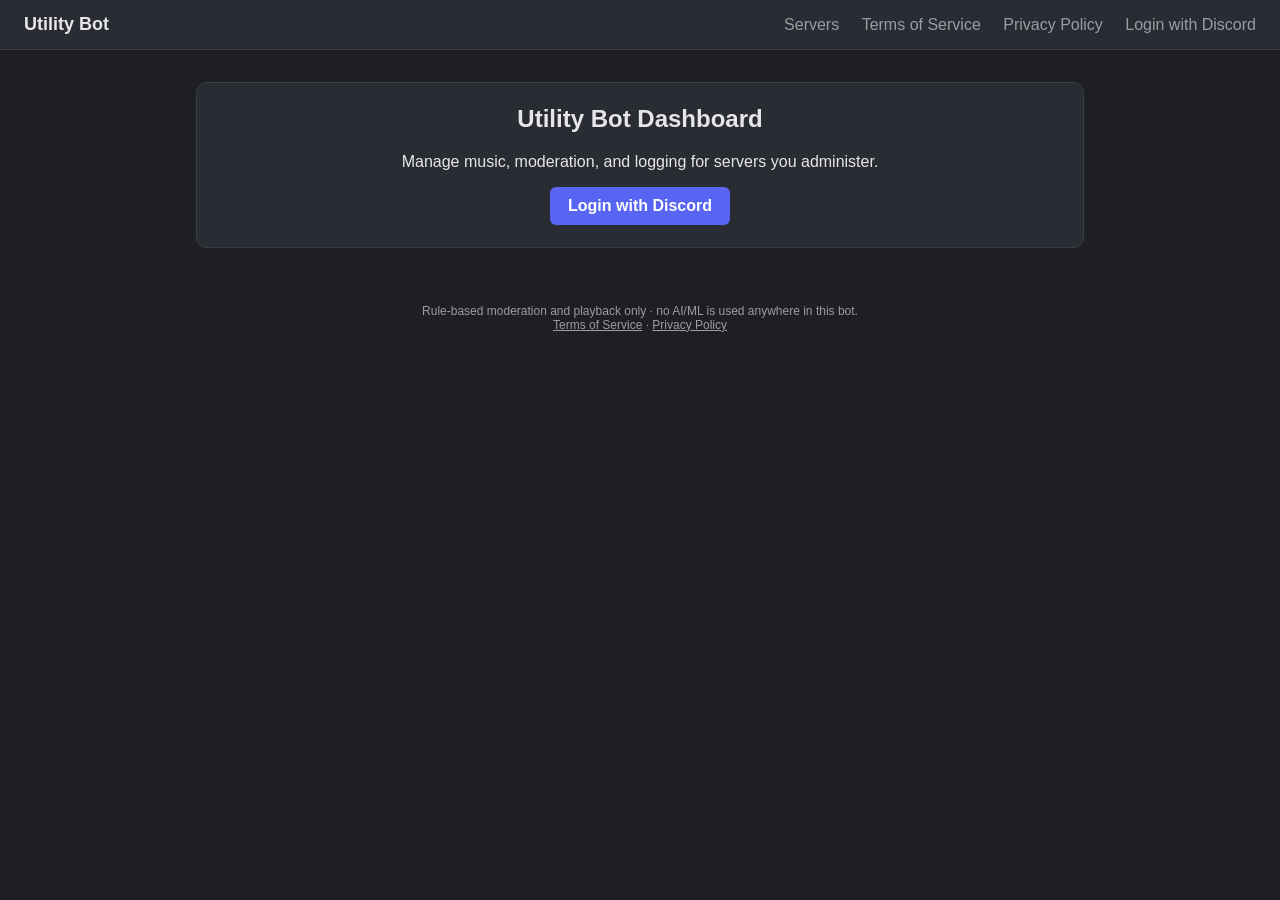
<file: index.html>
<!DOCTYPE html>
<html lang="en">
<head>
  <meta charset="UTF-8">
  <meta name="viewport" content="width=device-width, initial-scale=1.0">
  <title>Utility Bot</title>
  <link rel="stylesheet" href="style.css">
</head>
<body>
  <nav class="topbar">
    <a class="brand" href="index.html">Utility Bot</a>
    <div class="nav-links">
      <a href="servers.html">Servers</a>
      <a href="terms.html">Terms of Service</a>
      <a href="privacy.html">Privacy Policy</a>
      <a href="login.html">Login with Discord</a>
    </div>
  </nav>
  <main class="container">
    
<section class="card centered">
  <h1>Utility Bot Dashboard</h1>
  <p>Manage music, moderation, and logging for servers you administer.</p>
  <a class="btn btn-primary" href="login.html">Login with Discord</a>
</section>

  </main>
  <footer class="footer">
    Rule-based moderation and playback only · no AI/ML is used anywhere in this bot.
    <br>
    <a href="terms.html">Terms of Service</a> · <a href="privacy.html">Privacy Policy</a>
  </footer>
</body>
</html>
</file>
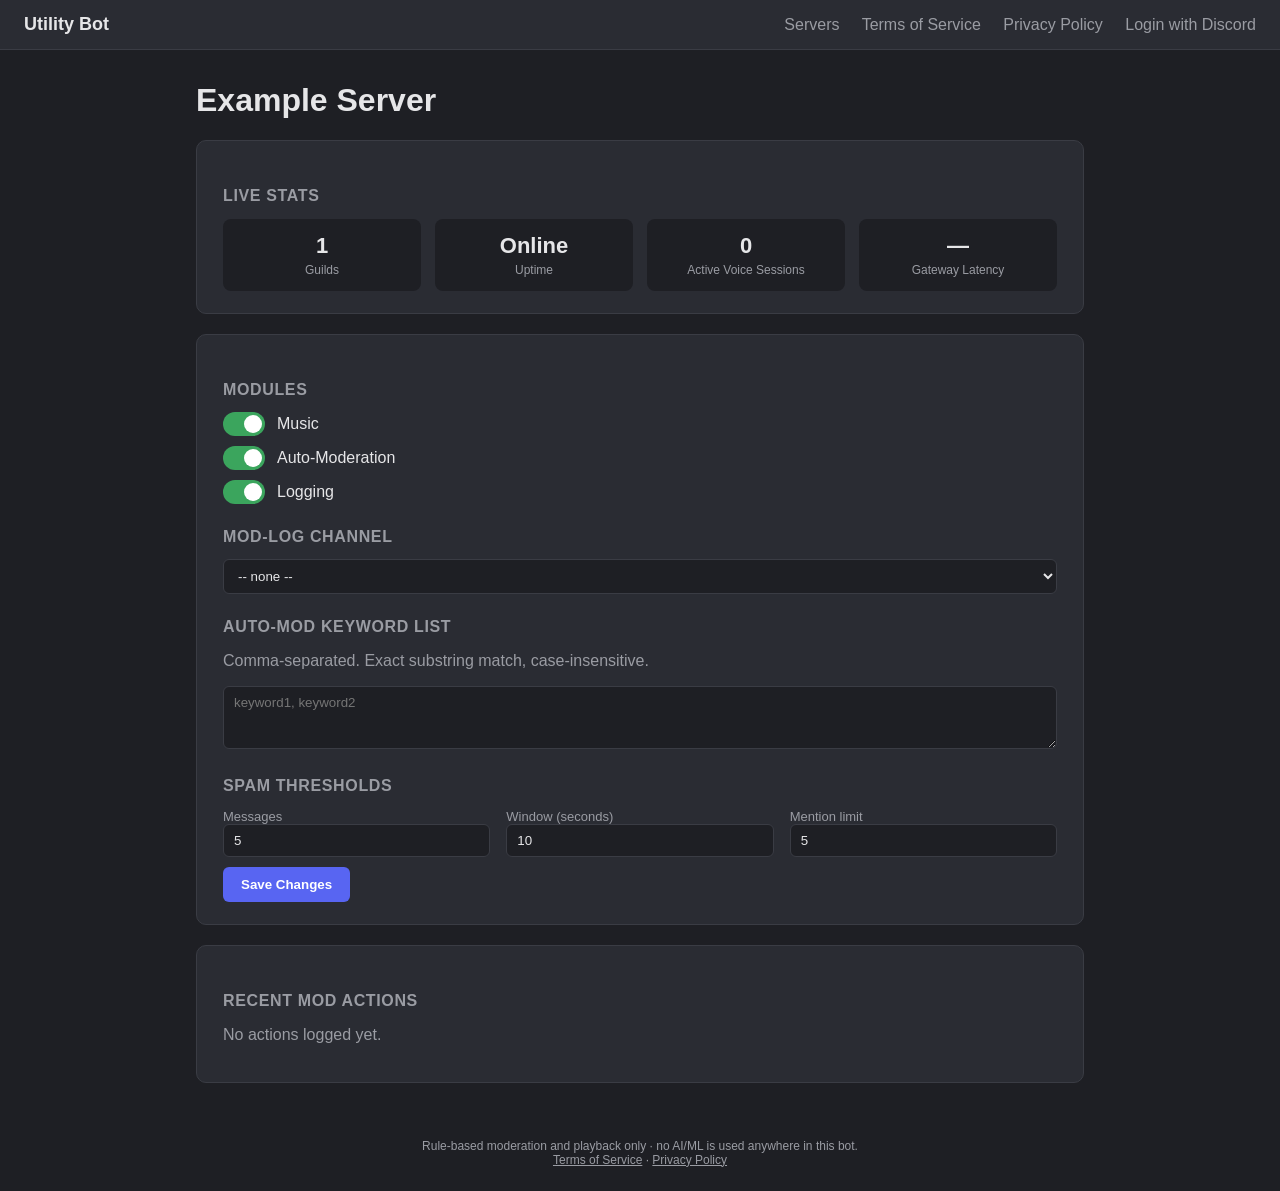
<file: dashboard.html>
<!DOCTYPE html>
<html lang="en">
<head>
  <meta charset="UTF-8">
  <meta name="viewport" content="width=device-width, initial-scale=1.0">
  <title>Example Server — Dashboard</title>
  <link rel="stylesheet" href="style.css">
</head>
<body>
  <nav class="topbar">
    <a class="brand" href="index.html">Utility Bot</a>
    <div class="nav-links">
      <a href="servers.html">Servers</a>
      <a href="terms.html">Terms of Service</a>
      <a href="privacy.html">Privacy Policy</a>
      <a href="login.html">Login with Discord</a>
    </div>
  </nav>
  <main class="container">
    
<h1>Example Server</h1>

<section class="card">
  <h2>Live Stats</h2>
  <div class="stats-grid">
    <div class="stat"><span class="stat-value">1</span><span class="stat-label">Guilds</span></div>
    <div class="stat"><span class="stat-value">Online</span><span class="stat-label">Uptime</span></div>
    <div class="stat"><span class="stat-value">0</span><span class="stat-label">Active Voice Sessions</span></div>
    <div class="stat"><span class="stat-value">—</span><span class="stat-label">Gateway Latency</span></div>
  </div>
</section>

<section class="card">
  <h2>Modules</h2>
  <form onsubmit="event.preventDefault(); alert('Saved locally for this demo. A backend is required to save bot configuration.');">
    <div class="toggle-row">
      <label class="switch"><input type="checkbox" checked><span class="slider"></span></label>
      <span>Music</span>
    </div>
    <div class="toggle-row">
      <label class="switch"><input type="checkbox" checked><span class="slider"></span></label>
      <span>Auto-Moderation</span>
    </div>
    <div class="toggle-row">
      <label class="switch"><input type="checkbox" checked><span class="slider"></span></label>
      <span>Logging</span>
    </div>

    <h2>Mod-Log Channel</h2>
    <select><option>-- none --</option><option>#mod-logs</option><option>#server-logs</option></select>

    <h2>Auto-Mod Keyword List</h2>
    <p class="muted">Comma-separated. Exact substring match, case-insensitive.</p>
    <textarea rows="3" placeholder="keyword1, keyword2"></textarea>

    <h2>Spam Thresholds</h2>
    <div class="field-row">
      <label>Messages<input type="number" value="5" min="1" max="50"></label>
      <label>Window (seconds)<input type="number" value="10" min="1" max="120"></label>
      <label>Mention limit<input type="number" value="5" min="1" max="50"></label>
    </div>

    <button class="btn btn-primary" type="submit">Save Changes</button>
  </form>
</section>

<section class="card">
  <h2>Recent Mod Actions</h2>
  <p class="muted">No actions logged yet.</p>
</section>

  </main>
  <footer class="footer">
    Rule-based moderation and playback only · no AI/ML is used anywhere in this bot.
    <br>
    <a href="terms.html">Terms of Service</a> · <a href="privacy.html">Privacy Policy</a>
  </footer>
</body>
</html>
</file>
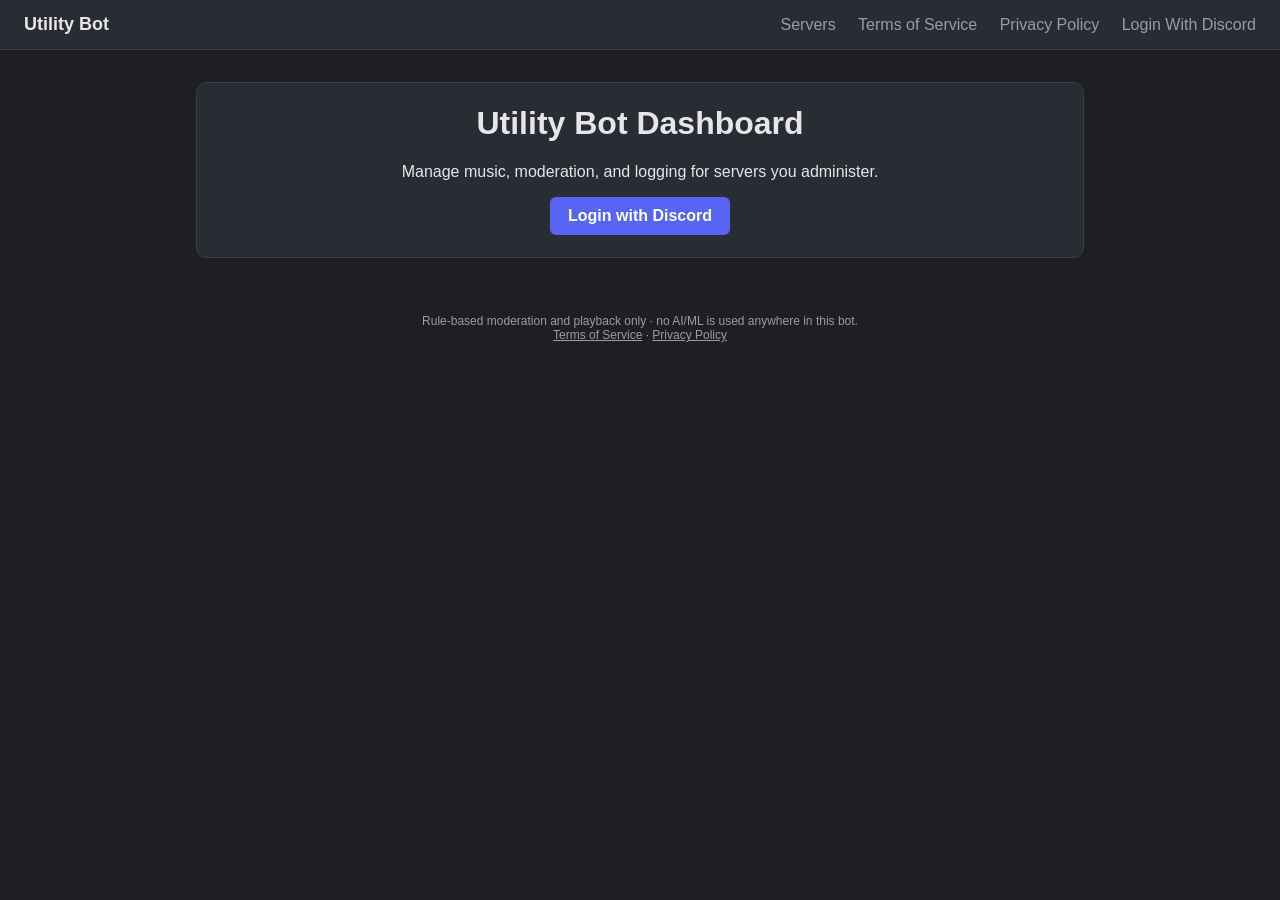
<file: login.html>
<!DOCTYPE html>
<html lang="en">
<head>
  <meta charset="UTF-8">
  <meta name="viewport" content="width=device-width, initial-scale=1.0">
  <title>Login — Utility Bot</title>
  <link rel="stylesheet" href="style.css">
</head>
 
<body>
 
  <nav class="topbar">
    <a class="brand" href="index.html">Utility Bot</a>
 
    <div class="nav-links">
      <a href="servers.html">Servers</a>
      <a href="terms.html">Terms of Service</a>
      <a href="privacy.html">Privacy Policy</a>
 
      <a href="/.netlify/functions/discord-auth">
        Login With Discord
      </a>
    </div>
  </nav>
 
 
  <main class="container">
 
    <div class="card centered">
      <h1>Utility Bot Dashboard</h1>
 
      <p>
        Manage music, moderation, and logging for servers you administer.
      </p>
 
      <a 
        class="btn btn-primary"
        href="/.netlify/functions/discord-auth">
        Login with Discord
      </a>
 
    </div>
 
  </main>
 
 
  <footer class="footer">
    Rule-based moderation and playback only · no AI/ML is used anywhere in this bot.
 
    <br>
 
    <a href="terms.html">Terms of Service</a>
    ·
    <a href="privacy.html">Privacy Policy</a>
 
  </footer>
 
 
</body>
</html>
</file>
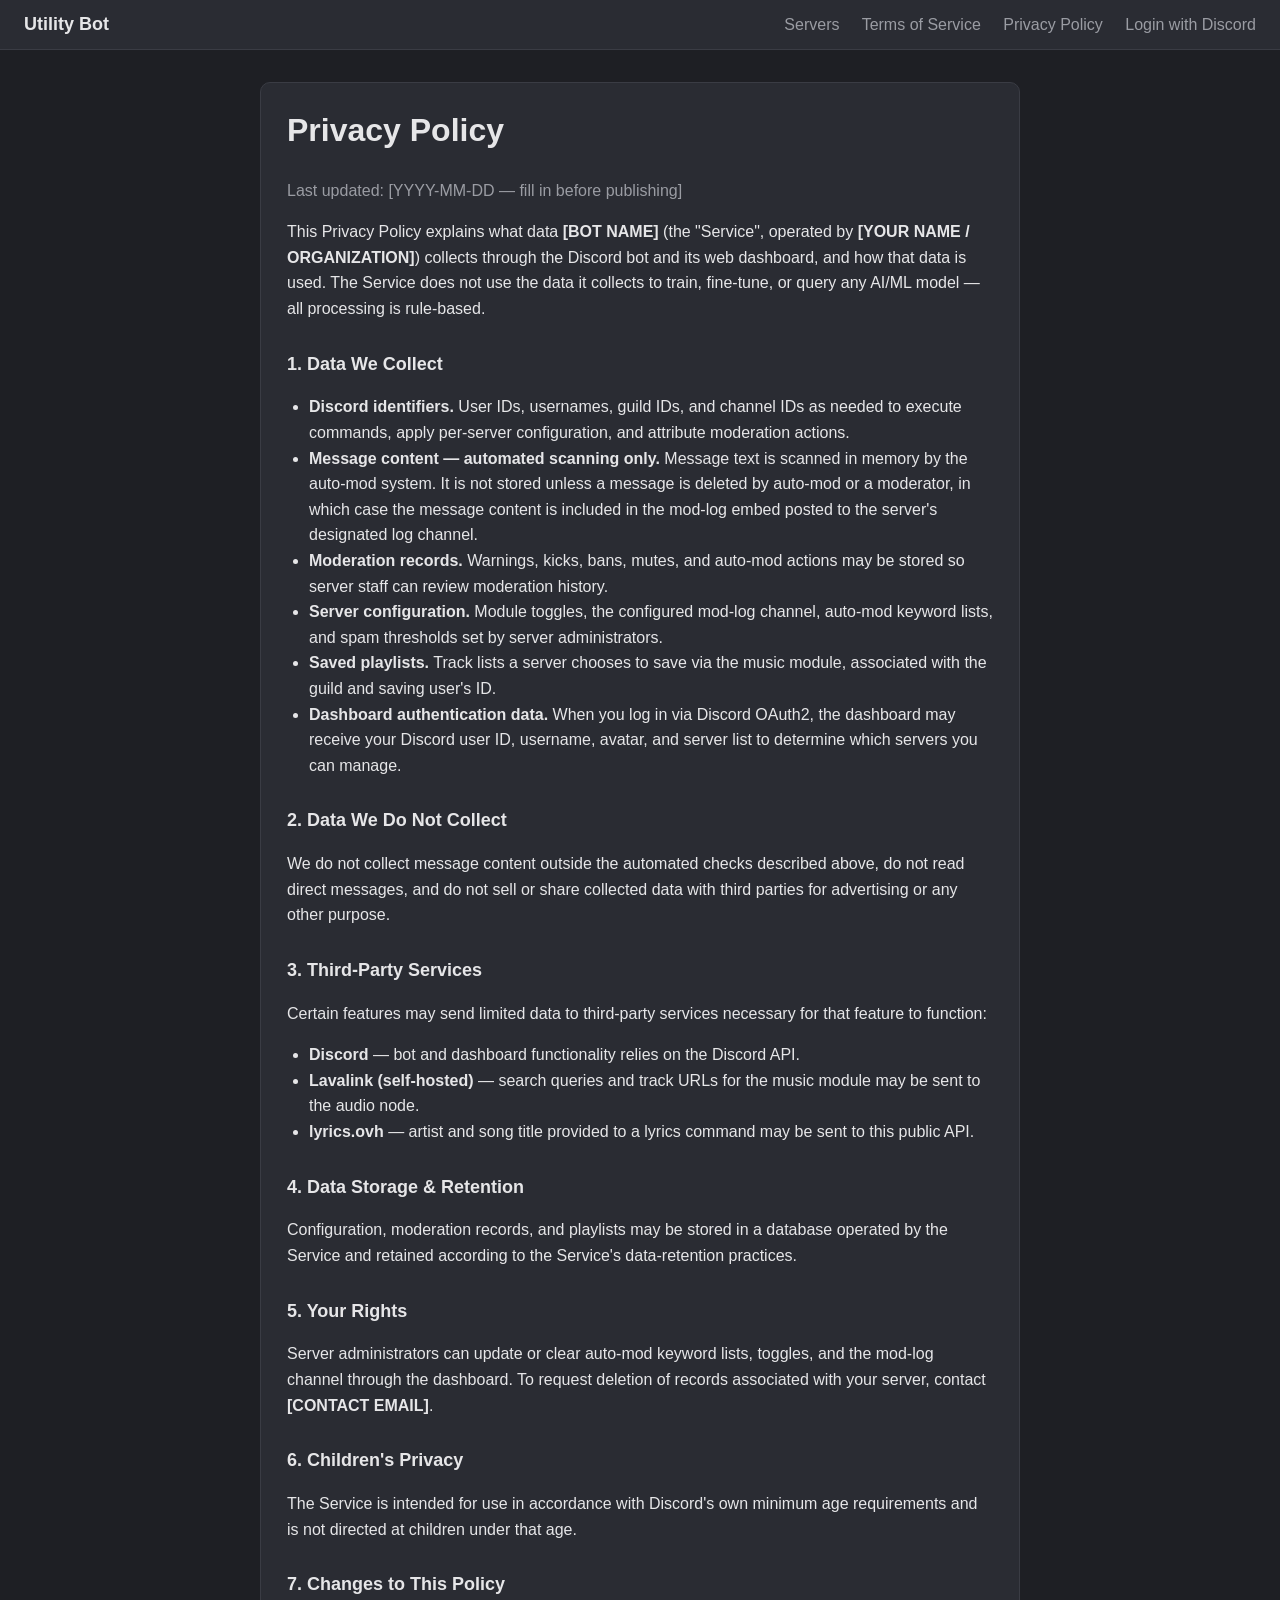
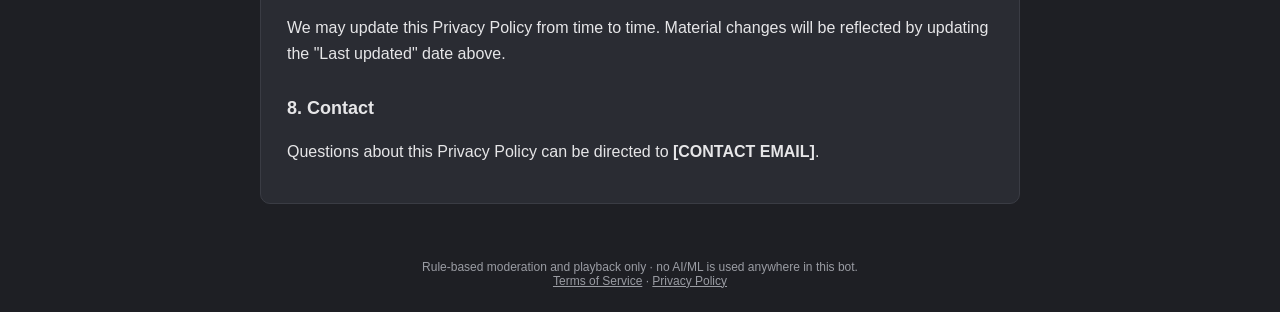
<file: privacy.html>
<!DOCTYPE html>
<html lang="en">
<head>
  <meta charset="UTF-8">
  <meta name="viewport" content="width=device-width, initial-scale=1.0">
  <title>Privacy Policy</title>
  <link rel="stylesheet" href="style.css">
</head>
<body>
  <nav class="topbar">
    <a class="brand" href="index.html">Utility Bot</a>
    <div class="nav-links">
      <a href="servers.html">Servers</a>
      <a href="terms.html">Terms of Service</a>
      <a href="privacy.html">Privacy Policy</a>
      <a href="login.html">Login with Discord</a>
    </div>
  </nav>
  <main class="container">
    
<div class="card legal">
  <h1>Privacy Policy</h1>
  <p class="muted">Last updated: [YYYY-MM-DD — fill in before publishing]</p>

  <p>This Privacy Policy explains what data <strong>[BOT NAME]</strong> (the "Service", operated by <strong>[YOUR NAME / ORGANIZATION]</strong>) collects through the Discord bot and its web dashboard, and how that data is used. The Service does not use the data it collects to train, fine-tune, or query any AI/ML model — all processing is rule-based.</p>

  <h2>1. Data We Collect</h2>
  <ul>
    <li><strong>Discord identifiers.</strong> User IDs, usernames, guild IDs, and channel IDs as needed to execute commands, apply per-server configuration, and attribute moderation actions.</li>
    <li><strong>Message content — automated scanning only.</strong> Message text is scanned in memory by the auto-mod system. It is not stored unless a message is deleted by auto-mod or a moderator, in which case the message content is included in the mod-log embed posted to the server's designated log channel.</li>
    <li><strong>Moderation records.</strong> Warnings, kicks, bans, mutes, and auto-mod actions may be stored so server staff can review moderation history.</li>
    <li><strong>Server configuration.</strong> Module toggles, the configured mod-log channel, auto-mod keyword lists, and spam thresholds set by server administrators.</li>
    <li><strong>Saved playlists.</strong> Track lists a server chooses to save via the music module, associated with the guild and saving user's ID.</li>
    <li><strong>Dashboard authentication data.</strong> When you log in via Discord OAuth2, the dashboard may receive your Discord user ID, username, avatar, and server list to determine which servers you can manage.</li>
  </ul>

  <h2>2. Data We Do Not Collect</h2>
  <p>We do not collect message content outside the automated checks described above, do not read direct messages, and do not sell or share collected data with third parties for advertising or any other purpose.</p>

  <h2>3. Third-Party Services</h2>
  <p>Certain features may send limited data to third-party services necessary for that feature to function:</p>
  <ul>
    <li><strong>Discord</strong> — bot and dashboard functionality relies on the Discord API.</li>
    <li><strong>Lavalink (self-hosted)</strong> — search queries and track URLs for the music module may be sent to the audio node.</li>
    <li><strong>lyrics.ovh</strong> — artist and song title provided to a lyrics command may be sent to this public API.</li>
  </ul>

  <h2>4. Data Storage &amp; Retention</h2>
  <p>Configuration, moderation records, and playlists may be stored in a database operated by the Service and retained according to the Service's data-retention practices.</p>

  <h2>5. Your Rights</h2>
  <p>Server administrators can update or clear auto-mod keyword lists, toggles, and the mod-log channel through the dashboard. To request deletion of records associated with your server, contact <strong>[CONTACT EMAIL]</strong>.</p>

  <h2>6. Children's Privacy</h2>
  <p>The Service is intended for use in accordance with Discord's own minimum age requirements and is not directed at children under that age.</p>

  <h2>7. Changes to This Policy</h2>
  <p>We may update this Privacy Policy from time to time. Material changes will be reflected by updating the "Last updated" date above.</p>

  <h2>8. Contact</h2>
  <p>Questions about this Privacy Policy can be directed to <strong>[CONTACT EMAIL]</strong>.</p>
</div>

  </main>
  <footer class="footer">
    Rule-based moderation and playback only · no AI/ML is used anywhere in this bot.
    <br>
    <a href="terms.html">Terms of Service</a> · <a href="privacy.html">Privacy Policy</a>
  </footer>
</body>
</html>
</file>
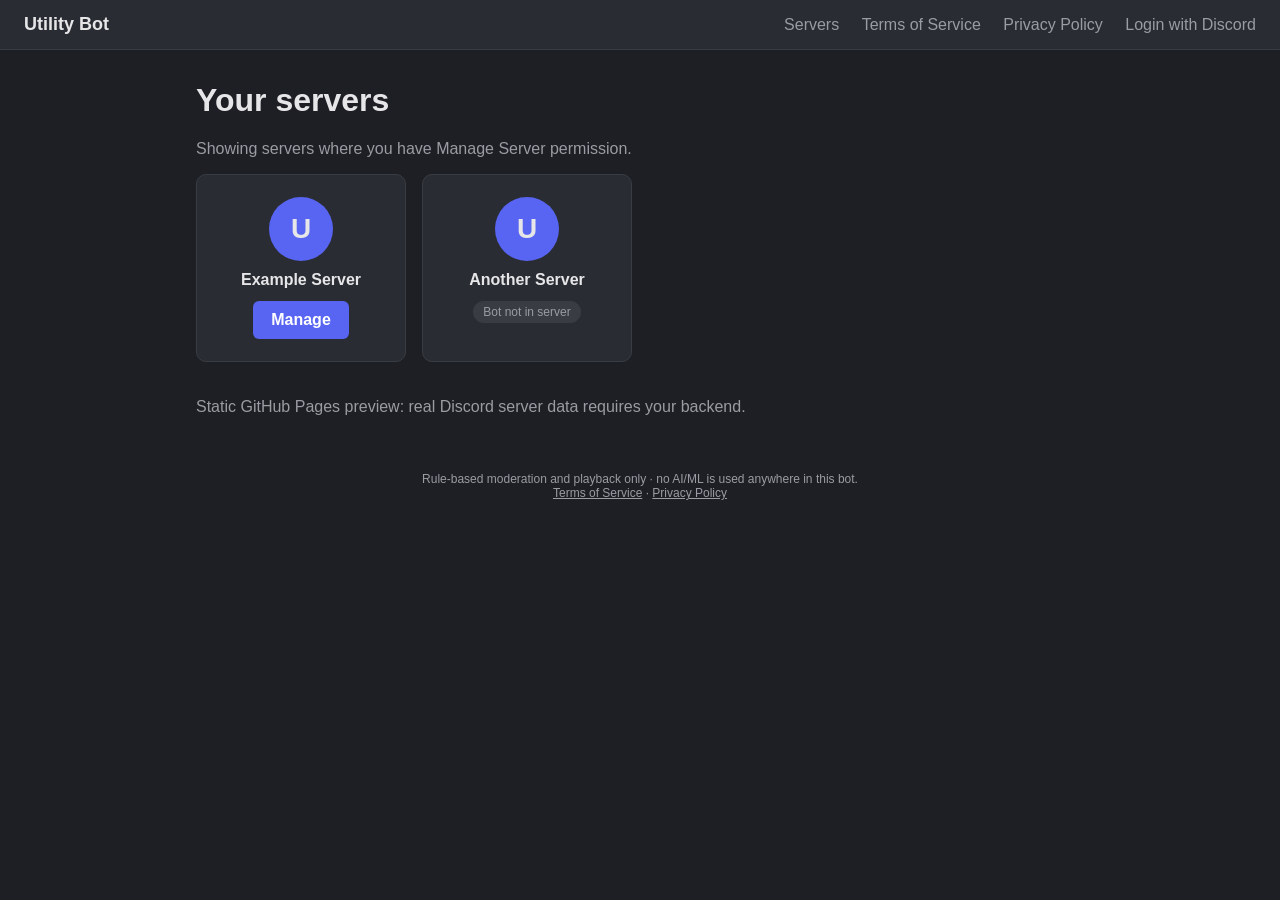
<file: servers.html>
<!DOCTYPE html>
<html lang="en">
<head>
  <meta charset="UTF-8">
  <meta name="viewport" content="width=device-width, initial-scale=1.0">
  <title>Select a Server</title>
  <link rel="stylesheet" href="style.css">
</head>
<body>
  <nav class="topbar">
    <a class="brand" href="index.html">Utility Bot</a>
    <div class="nav-links">
      <a href="servers.html">Servers</a>
      <a href="terms.html">Terms of Service</a>
      <a href="privacy.html">Privacy Policy</a>
      <a href="login.html">Login with Discord</a>
    </div>
  </nav>
  <main class="container">
    
<h1>Your servers</h1>
<p class="muted">Showing servers where you have Manage Server permission.</p>
<div class="grid">
  <div class="card server-card">
    <div class="server-icon placeholder">U</div>
    <div class="server-name">Example Server</div>
    <a class="btn btn-primary" href="dashboard.html">Manage</a>
  </div>
  <div class="card server-card">
    <div class="server-icon placeholder">U</div>
    <div class="server-name">Another Server</div>
    <span class="badge badge-muted">Bot not in server</span>
  </div>
</div>
<p class="muted">Static GitHub Pages preview: real Discord server data requires your backend.</p>

  </main>
  <footer class="footer">
    Rule-based moderation and playback only · no AI/ML is used anywhere in this bot.
    <br>
    <a href="terms.html">Terms of Service</a> · <a href="privacy.html">Privacy Policy</a>
  </footer>
</body>
</html>
</file>
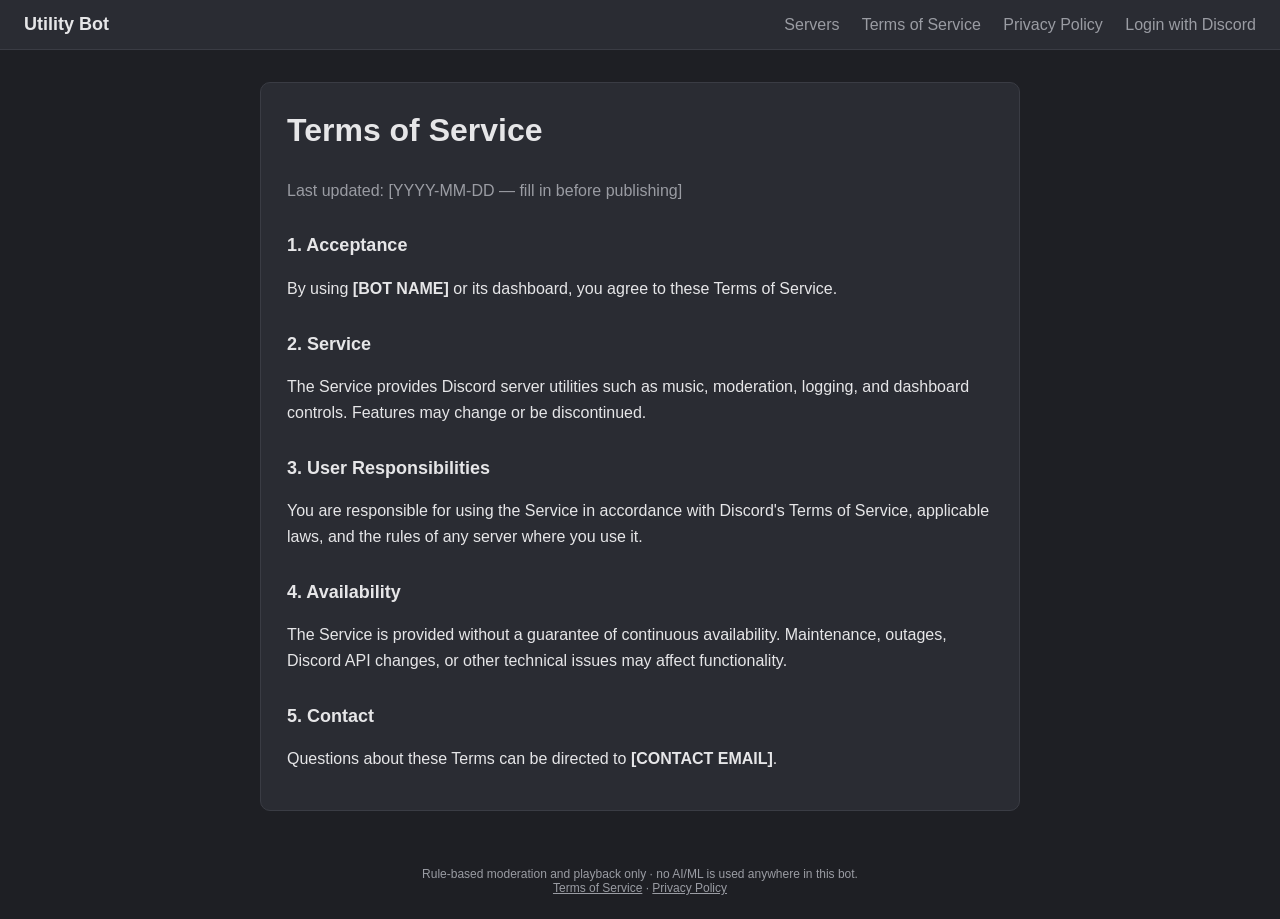
<file: terms.html>
<!DOCTYPE html>
<html lang="en">
<head>
  <meta charset="UTF-8">
  <meta name="viewport" content="width=device-width, initial-scale=1.0">
  <title>Terms of Service</title>
  <link rel="stylesheet" href="style.css">
</head>
<body>
  <nav class="topbar">
    <a class="brand" href="index.html">Utility Bot</a>
    <div class="nav-links">
      <a href="servers.html">Servers</a>
      <a href="terms.html">Terms of Service</a>
      <a href="privacy.html">Privacy Policy</a>
      <a href="login.html">Login with Discord</a>
    </div>
  </nav>
  <main class="container">
    
<div class="card legal">
  <h1>Terms of Service</h1>
  <p class="muted">Last updated: [YYYY-MM-DD — fill in before publishing]</p>

  <h2>1. Acceptance</h2>
  <p>By using <strong>[BOT NAME]</strong> or its dashboard, you agree to these Terms of Service.</p>

  <h2>2. Service</h2>
  <p>The Service provides Discord server utilities such as music, moderation, logging, and dashboard controls. Features may change or be discontinued.</p>

  <h2>3. User Responsibilities</h2>
  <p>You are responsible for using the Service in accordance with Discord's Terms of Service, applicable laws, and the rules of any server where you use it.</p>

  <h2>4. Availability</h2>
  <p>The Service is provided without a guarantee of continuous availability. Maintenance, outages, Discord API changes, or other technical issues may affect functionality.</p>

  <h2>5. Contact</h2>
  <p>Questions about these Terms can be directed to <strong>[CONTACT EMAIL]</strong>.</p>
</div>

  </main>
  <footer class="footer">
    Rule-based moderation and playback only · no AI/ML is used anywhere in this bot.
    <br>
    <a href="terms.html">Terms of Service</a> · <a href="privacy.html">Privacy Policy</a>
  </footer>
</body>
</html>
</file>
<file: style.css>
:root {
  --bg: #1e1f24;
  --card: #2a2c33;
  --accent: #5865f2;
  --text: #e6e6e8;
  --muted: #9a9ca3;
  --danger: #ed4245;
  --good: #3ba55d;
}

* { box-sizing: border-box; }

body {
  margin: 0;
  background: var(--bg);
  color: var(--text);
  font-family: -apple-system, BlinkMacSystemFont, "Segoe UI", Roboto, sans-serif;
}

.topbar {
  display: flex;
  justify-content: space-between;
  align-items: center;
  padding: 14px 24px;
  background: var(--card);
  border-bottom: 1px solid #3a3c44;
}

.brand { color: var(--text); font-weight: 700; text-decoration: none; font-size: 18px; }
.nav-links a { color: var(--muted); text-decoration: none; margin-left: 18px; }
.nav-links a:hover { color: var(--text); }
.nav-user { margin-left: 18px; color: var(--text); font-weight: 600; }

.container { max-width: 920px; margin: 32px auto; padding: 0 16px; }

.card {
  background: var(--card);
  border-radius: 10px;
  padding: 22px 26px;
  margin-bottom: 20px;
  border: 1px solid #3a3c44;
}

.centered { text-align: center; }

h1 { margin-top: 0; }
h2 { font-size: 16px; text-transform: uppercase; letter-spacing: .04em; color: var(--muted); margin-top: 24px; }

.muted { color: var(--muted); }

.btn {
  display: inline-block;
  padding: 10px 18px;
  border-radius: 6px;
  text-decoration: none;
  font-weight: 600;
  border: none;
  cursor: pointer;
}
.btn-primary { background: var(--accent); color: white; }
.btn-primary:hover { background: #4752c4; }

.grid {
  display: grid;
  grid-template-columns: repeat(auto-fill, minmax(180px, 1fr));
  gap: 16px;
}

.server-card { text-align: center; }
.server-icon { width: 64px; height: 64px; border-radius: 50%; object-fit: cover; margin-bottom: 10px; }
.server-icon.placeholder {
  display: flex; align-items: center; justify-content: center;
  background: var(--accent); font-size: 28px; font-weight: 700; margin: 0 auto 10px;
}
.server-name { font-weight: 600; margin-bottom: 12px; }

.badge { display: inline-block; padding: 4px 10px; border-radius: 12px; font-size: 12px; }
.badge-muted { background: #3a3c44; color: var(--muted); }
.badge-warn { background: #4a3a1e; color: #e8b34c; }

.stats-grid { display: grid; grid-template-columns: repeat(auto-fit, minmax(140px, 1fr)); gap: 14px; }
.stat { background: #1e1f24; border-radius: 8px; padding: 14px; text-align: center; }
.stat-value { display: block; font-size: 22px; font-weight: 700; }
.stat-label { display: block; font-size: 12px; color: var(--muted); margin-top: 4px; }

.toggle-row { display: flex; align-items: center; gap: 12px; margin-bottom: 10px; }
.switch { position: relative; display: inline-block; width: 42px; height: 24px; }
.switch input { opacity: 0; width: 0; height: 0; }
.slider {
  position: absolute; cursor: pointer; top: 0; left: 0; right: 0; bottom: 0;
  background-color: #4a4c54; border-radius: 24px; transition: .2s;
}
.slider::before {
  position: absolute; content: ""; height: 18px; width: 18px; left: 3px; bottom: 3px;
  background-color: white; border-radius: 50%; transition: .2s;
}
.switch input:checked + .slider { background-color: var(--good); }
.switch input:checked + .slider::before { transform: translateX(18px); }

select, textarea, input[type="number"] {
  width: 100%;
  padding: 8px 10px;
  background: #1e1f24;
  color: var(--text);
  border: 1px solid #3a3c44;
  border-radius: 6px;
  font-family: inherit;
}

.field-row { display: flex; gap: 16px; flex-wrap: wrap; }
.field-row label { flex: 1; min-width: 140px; display: block; margin-bottom: 10px; font-size: 13px; color: var(--muted); }

.log-table { width: 100%; border-collapse: collapse; font-size: 13px; }
.log-table th, .log-table td { text-align: left; padding: 8px; border-bottom: 1px solid #3a3c44; }
.log-table th { color: var(--muted); font-weight: 600; }

.footer { text-align: center; color: var(--muted); font-size: 12px; padding: 24px; }
.footer a { color: var(--muted); }

.legal { max-width: 760px; margin: 0 auto; line-height: 1.6; }
.legal h2 { color: var(--text); text-transform: none; letter-spacing: normal; font-size: 18px; margin-top: 28px; }
.legal ul { padding-left: 22px; }
.legal a { color: var(--accent); }

@media (max-width: 700px) {
  .topbar { flex-direction: column; gap: 12px; align-items: flex-start; }
  .nav-links a { margin-left: 0; margin-right: 14px; }
  .nav-user { margin-left: 0; margin-right: 14px; }
  .log-table { display: block; overflow-x: auto; white-space: nowrap; }
}
</file>
